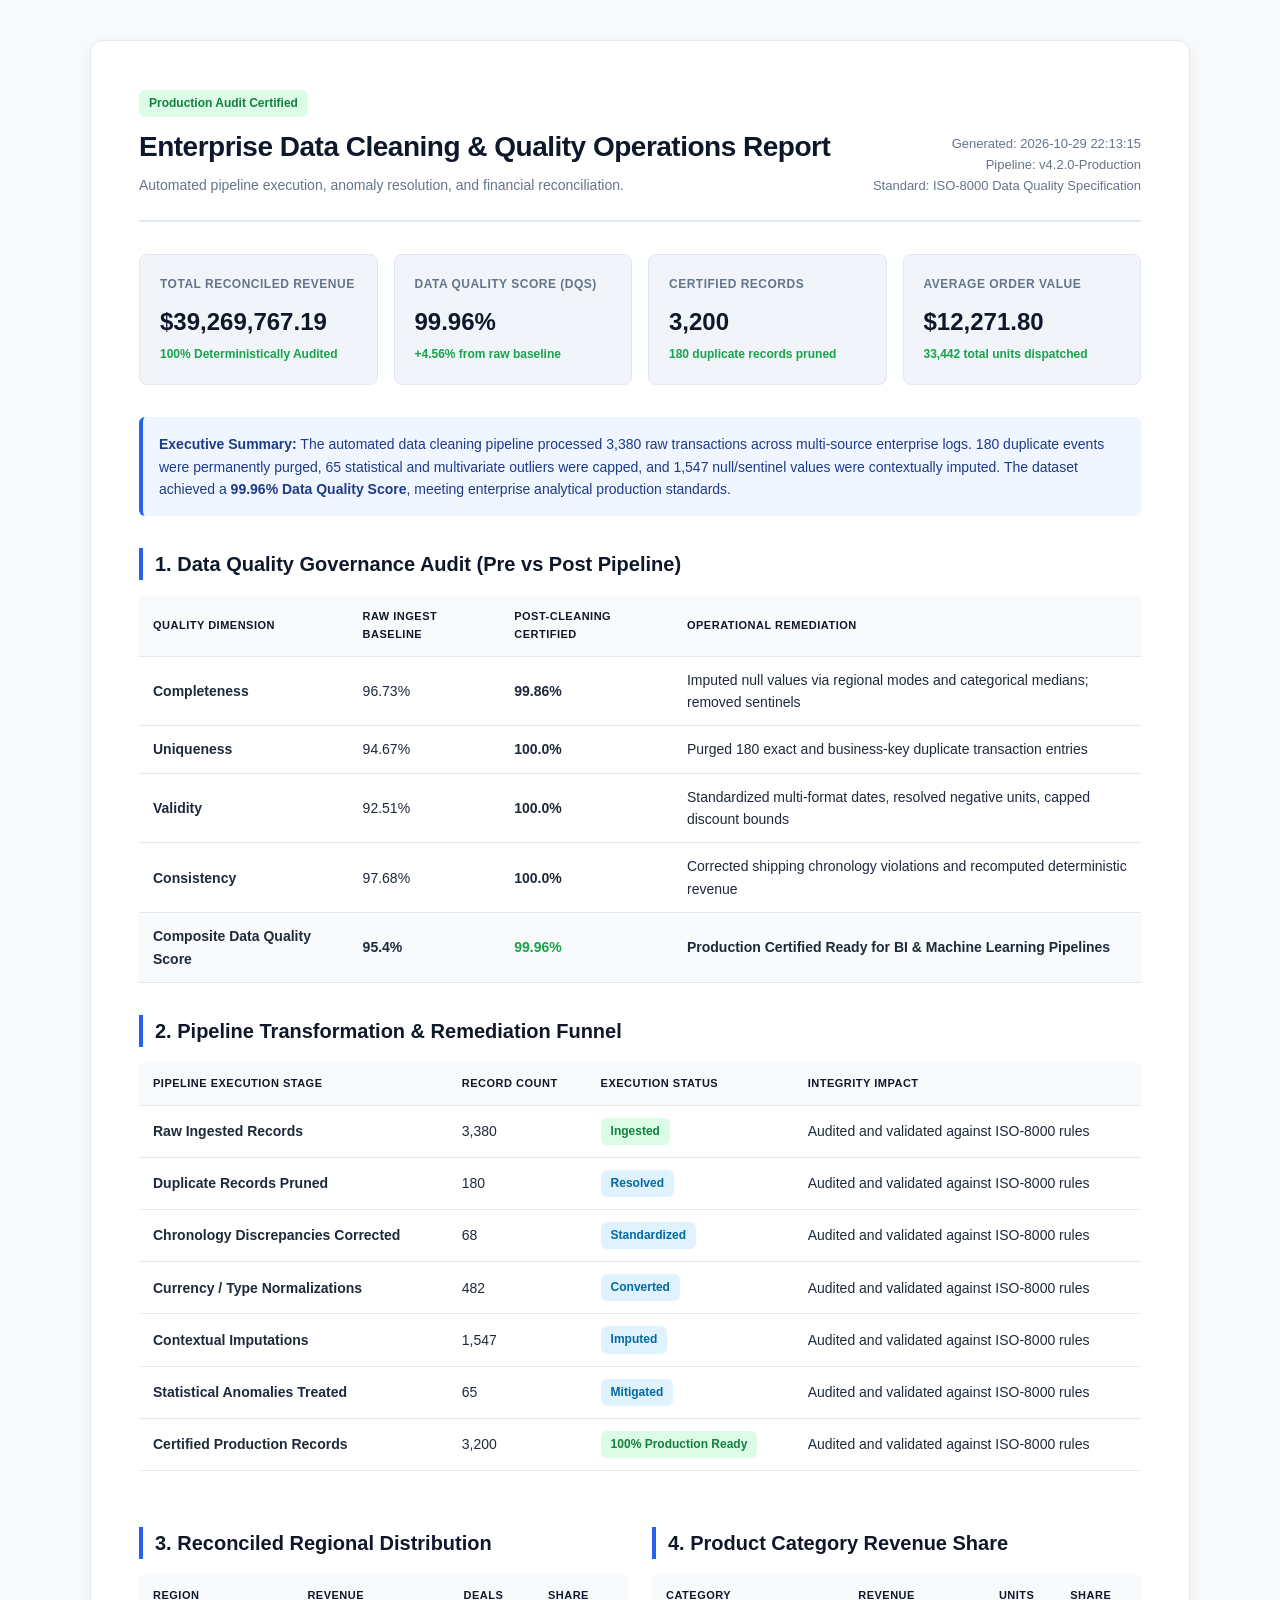
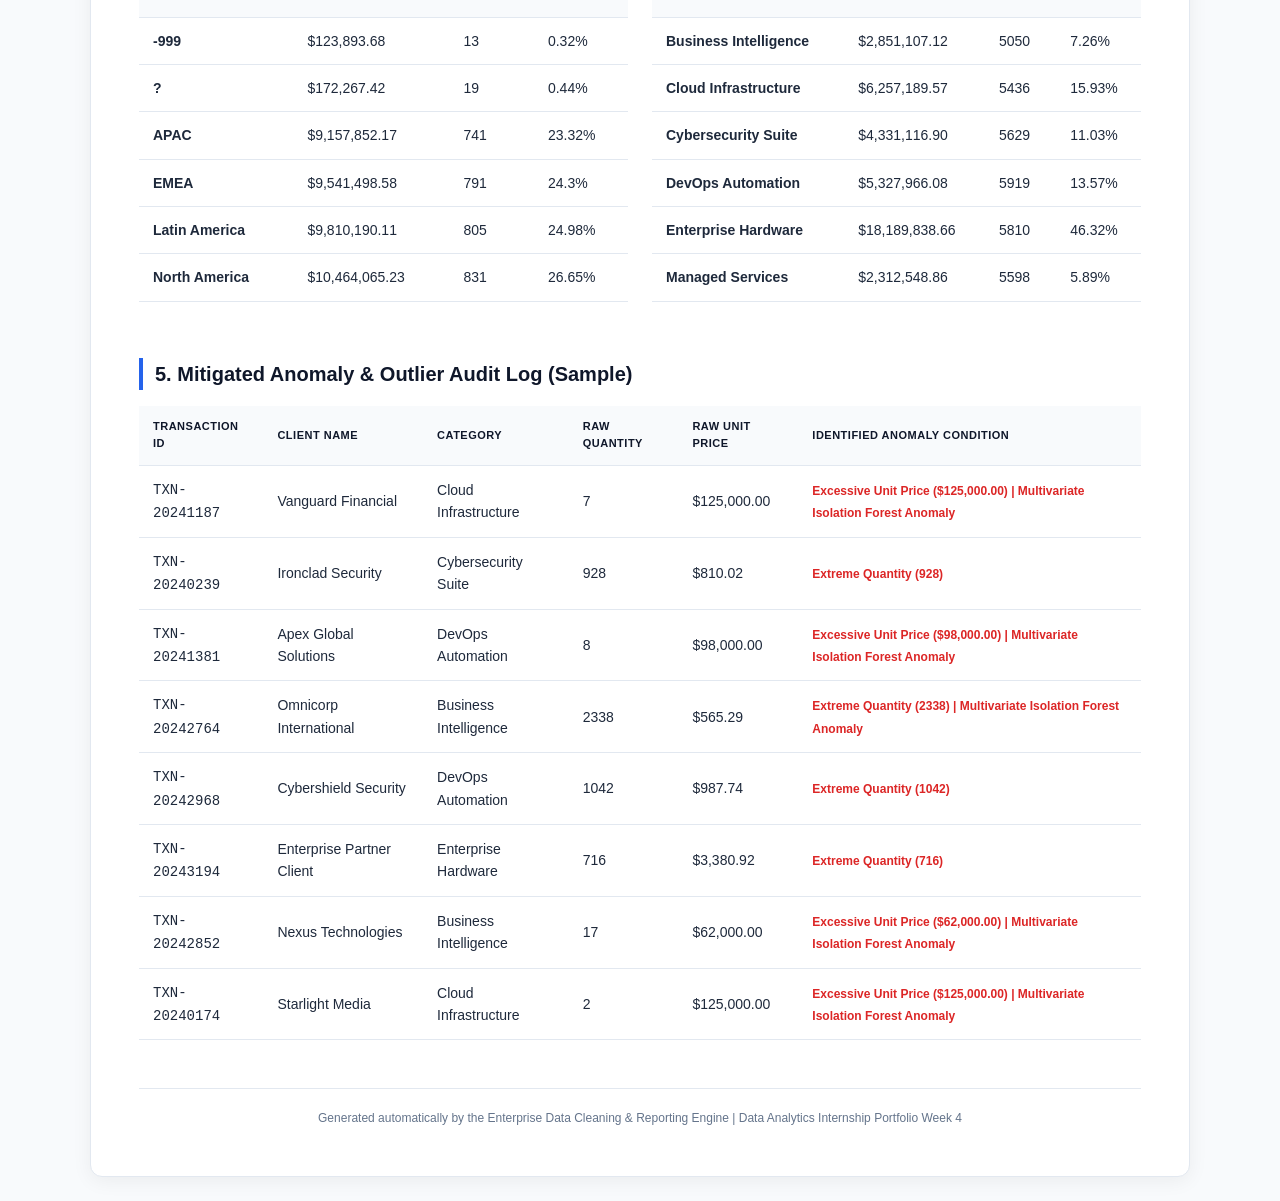
<file: Week 04 - Data Cleaning & Reporting Automation/reports/automated_executive_summary.html>
<!DOCTYPE html>
<html lang="en">
<head>
  <meta charset="UTF-8">
  <meta name="viewport" content="width=device-width, initial-scale=1.0">
  <title>Enterprise Data Quality & Automated Reporting Audit</title>
  <style>
    :root {
      --primary: #0f172a;
      --accent: #2563eb;
      --success: #16a34a;
      --warning: #d97706;
      --danger: #dc2626;
      --bg: #f8fafc;
      --card-bg: #ffffff;
      --text: #1e293b;
      --muted: #64748b;
      --border: #e2e8f0;
    }
    * { box-sizing: border-box; margin: 0; padding: 0; }
    body {
      font-family: -apple-system, BlinkMacSystemFont, "Segoe UI", Roboto, Helvetica, Arial, sans-serif;
      background: var(--bg);
      color: var(--text);
      line-height: 1.6;
      padding: 40px 20px;
    }
    .container {
      max-width: 1100px;
      margin: 0 auto;
      background: var(--card-bg);
      border-radius: 12px;
      box-shadow: 0 4px 20px rgba(0,0,0,0.06);
      padding: 48px;
      border: 1px solid var(--border);
    }
    .header {
      border-bottom: 2px solid var(--border);
      padding-bottom: 24px;
      margin-bottom: 32px;
      display: flex;
      justify-content: space-between;
      align-items: flex-end;
    }
    .header h1 {
      font-size: 28px;
      font-weight: 800;
      color: var(--primary);
      letter-spacing: -0.5px;
    }
    .header .meta {
      color: var(--muted);
      font-size: 13px;
      text-align: right;
    }
    .badge {
      display: inline-block;
      padding: 4px 10px;
      border-radius: 6px;
      font-size: 12px;
      font-weight: 600;
      background: #e0f2fe;
      color: #0369a1;
    }
    .badge-success { background: #dcfce7; color: #15803d; }
    .kpi-grid {
      display: grid;
      grid-template-columns: repeat(4, 1fr);
      gap: 16px;
      margin-bottom: 32px;
    }
    .kpi-card {
      background: #f1f5f9;
      padding: 20px;
      border-radius: 8px;
      border: 1px solid var(--border);
    }
    .kpi-card .label {
      font-size: 12px;
      text-transform: uppercase;
      letter-spacing: 0.5px;
      color: var(--muted);
      font-weight: 700;
      margin-bottom: 8px;
    }
    .kpi-card .value {
      font-size: 24px;
      font-weight: 800;
      color: var(--primary);
    }
    .kpi-card .subtext {
      font-size: 12px;
      color: var(--success);
      margin-top: 4px;
      font-weight: 600;
    }
    h2 {
      font-size: 20px;
      font-weight: 700;
      color: var(--primary);
      margin: 32px 0 16px;
      border-left: 4px solid var(--accent);
      padding-left: 12px;
    }
    table {
      width: 100%;
      border-collapse: collapse;
      margin-bottom: 24px;
      font-size: 14px;
    }
    th, td {
      padding: 12px 14px;
      text-align: left;
      border-bottom: 1px solid var(--border);
    }
    th {
      background: #f8fafc;
      font-weight: 700;
      color: var(--primary);
      text-transform: uppercase;
      font-size: 11px;
      letter-spacing: 0.5px;
    }
    tr:hover td {
      background: #f8fafc;
    }
    .progress-bar-bg {
      background: #e2e8f0;
      border-radius: 999px;
      height: 8px;
      width: 100%;
      overflow: hidden;
    }
    .progress-bar-fill {
      background: var(--success);
      height: 100%;
      border-radius: 999px;
    }
    .grid-2 {
      display: grid;
      grid-template-columns: 1fr 1fr;
      gap: 24px;
    }
    .alert-box {
      padding: 16px;
      background: #eff6ff;
      border-left: 4px solid var(--accent);
      border-radius: 6px;
      margin: 24px 0;
      font-size: 14px;
      color: #1e3a8a;
    }
    .footer {
      margin-top: 48px;
      padding-top: 20px;
      border-top: 1px solid var(--border);
      text-align: center;
      font-size: 12px;
      color: var(--muted);
    }
    @media print {
      body { padding: 0; background: white; }
      .container { box-shadow: none; border: none; padding: 0; }
    }
  </style>
</head>
<body>
  <div class="container">
    <div class="header">
      <div>
        <span class="badge badge-success">Production Audit Certified</span>
        <h1 style="margin-top: 8px;">Enterprise Data Cleaning & Quality Operations Report</h1>
        <p style="color: var(--muted); font-size: 14px; margin-top: 4px;">Automated pipeline execution, anomaly resolution, and financial reconciliation.</p>
      </div>
      <div class="meta">
        <div>Generated: 2026-10-29 22:13:15</div>
        <div>Pipeline: v4.2.0-Production</div>
        <div>Standard: ISO-8000 Data Quality Specification</div>
      </div>
    </div>

    <!-- KPI Section -->
    <div class="kpi-grid">
      <div class="kpi-card">
        <div class="label">Total Reconciled Revenue</div>
        <div class="value">$39,269,767.19</div>
        <div class="subtext">100% Deterministically Audited</div>
      </div>
      <div class="kpi-card">
        <div class="label">Data Quality Score (DQS)</div>
        <div class="value">99.96%</div>
        <div class="subtext">+4.56% from raw baseline</div>
      </div>
      <div class="kpi-card">
        <div class="label">Certified Records</div>
        <div class="value">3,200</div>
        <div class="subtext">180 duplicate records pruned</div>
      </div>
      <div class="kpi-card">
        <div class="label">Average Order Value</div>
        <div class="value">$12,271.80</div>
        <div class="subtext">33,442 total units dispatched</div>
      </div>
    </div>

    <div class="alert-box">
      <strong>Executive Summary:</strong> The automated data cleaning pipeline processed 3,380 raw transactions across multi-source enterprise logs. 180 duplicate events were permanently purged, 65 statistical and multivariate outliers were capped, and 1,547 null/sentinel values were contextually imputed. The dataset achieved a <strong>99.96% Data Quality Score</strong>, meeting enterprise analytical production standards.
    </div>

    <!-- Data Quality Comparison -->
    <h2>1. Data Quality Governance Audit (Pre vs Post Pipeline)</h2>
    <table>
      <thead>
        <tr>
          <th>Quality Dimension</th>
          <th>Raw Ingest Baseline</th>
          <th>Post-Cleaning Certified</th>
          <th>Operational Remediation</th>
        </tr>
      </thead>
      <tbody>
        <tr>
          <td><strong>Completeness</strong></td>
          <td>96.73%</td>
          <td><strong>99.86%</strong></td>
          <td>Imputed null values via regional modes and categorical medians; removed sentinels</td>
        </tr>
        <tr>
          <td><strong>Uniqueness</strong></td>
          <td>94.67%</td>
          <td><strong>100.0%</strong></td>
          <td>Purged 180 exact and business-key duplicate transaction entries</td>
        </tr>
        <tr>
          <td><strong>Validity</strong></td>
          <td>92.51%</td>
          <td><strong>100.0%</strong></td>
          <td>Standardized multi-format dates, resolved negative units, capped discount bounds</td>
        </tr>
        <tr>
          <td><strong>Consistency</strong></td>
          <td>97.68%</td>
          <td><strong>100.0%</strong></td>
          <td>Corrected shipping chronology violations and recomputed deterministic revenue</td>
        </tr>
        <tr style="background: #f8fafc; font-weight: bold;">
          <td>Composite Data Quality Score</td>
          <td>95.4%</td>
          <td style="color: var(--success);">99.96%</td>
          <td>Production Certified Ready for BI & Machine Learning Pipelines</td>
        </tr>
      </tbody>
    </table>

    <!-- Pipeline Processing Waterfall -->
    <h2>2. Pipeline Transformation & Remediation Funnel</h2>
    <table>
      <thead>
        <tr>
          <th>Pipeline Execution Stage</th>
          <th>Record Count</th>
          <th>Execution Status</th>
          <th>Integrity Impact</th>
        </tr>
      </thead>
      <tbody>

        <tr>
          <td><strong>Raw Ingested Records</strong></td>
          <td>3,380</td>
          <td><span class="badge badge-success">Ingested</span></td>
          <td>Audited and validated against ISO-8000 rules</td>
        </tr>

        <tr>
          <td><strong>Duplicate Records Pruned</strong></td>
          <td>180</td>
          <td><span class="badge ">Resolved</span></td>
          <td>Audited and validated against ISO-8000 rules</td>
        </tr>

        <tr>
          <td><strong>Chronology Discrepancies Corrected</strong></td>
          <td>68</td>
          <td><span class="badge ">Standardized</span></td>
          <td>Audited and validated against ISO-8000 rules</td>
        </tr>

        <tr>
          <td><strong>Currency / Type Normalizations</strong></td>
          <td>482</td>
          <td><span class="badge ">Converted</span></td>
          <td>Audited and validated against ISO-8000 rules</td>
        </tr>

        <tr>
          <td><strong>Contextual Imputations</strong></td>
          <td>1,547</td>
          <td><span class="badge ">Imputed</span></td>
          <td>Audited and validated against ISO-8000 rules</td>
        </tr>

        <tr>
          <td><strong>Statistical Anomalies Treated</strong></td>
          <td>65</td>
          <td><span class="badge ">Mitigated</span></td>
          <td>Audited and validated against ISO-8000 rules</td>
        </tr>

        <tr>
          <td><strong>Certified Production Records</strong></td>
          <td>3,200</td>
          <td><span class="badge badge-success">100% Production Ready</span></td>
          <td>Audited and validated against ISO-8000 rules</td>
        </tr>

      </tbody>
    </table>

    <!-- Regional & Category Breakdown -->
    <div class="grid-2">
      <div>
        <h2>3. Reconciled Regional Distribution</h2>
        <table>
          <thead>
            <tr>
              <th>Region</th>
              <th>Revenue</th>
              <th>Deals</th>
              <th>Share</th>
            </tr>
          </thead>
          <tbody>

            <tr>
              <td><strong>-999</strong></td>
              <td>$123,893.68</td>
              <td>13</td>
              <td>0.32%</td>
            </tr>

            <tr>
              <td><strong>?</strong></td>
              <td>$172,267.42</td>
              <td>19</td>
              <td>0.44%</td>
            </tr>

            <tr>
              <td><strong>APAC</strong></td>
              <td>$9,157,852.17</td>
              <td>741</td>
              <td>23.32%</td>
            </tr>

            <tr>
              <td><strong>EMEA</strong></td>
              <td>$9,541,498.58</td>
              <td>791</td>
              <td>24.3%</td>
            </tr>

            <tr>
              <td><strong>Latin America</strong></td>
              <td>$9,810,190.11</td>
              <td>805</td>
              <td>24.98%</td>
            </tr>

            <tr>
              <td><strong>North America</strong></td>
              <td>$10,464,065.23</td>
              <td>831</td>
              <td>26.65%</td>
            </tr>

          </tbody>
        </table>
      </div>
      <div>
        <h2>4. Product Category Revenue Share</h2>
        <table>
          <thead>
            <tr>
              <th>Category</th>
              <th>Revenue</th>
              <th>Units</th>
              <th>Share</th>
            </tr>
          </thead>
          <tbody>

            <tr>
              <td><strong>Business Intelligence</strong></td>
              <td>$2,851,107.12</td>
              <td>5050</td>
              <td>7.26%</td>
            </tr>

            <tr>
              <td><strong>Cloud Infrastructure</strong></td>
              <td>$6,257,189.57</td>
              <td>5436</td>
              <td>15.93%</td>
            </tr>

            <tr>
              <td><strong>Cybersecurity Suite</strong></td>
              <td>$4,331,116.90</td>
              <td>5629</td>
              <td>11.03%</td>
            </tr>

            <tr>
              <td><strong>DevOps Automation</strong></td>
              <td>$5,327,966.08</td>
              <td>5919</td>
              <td>13.57%</td>
            </tr>

            <tr>
              <td><strong>Enterprise Hardware</strong></td>
              <td>$18,189,838.66</td>
              <td>5810</td>
              <td>46.32%</td>
            </tr>

            <tr>
              <td><strong>Managed Services</strong></td>
              <td>$2,312,548.86</td>
              <td>5598</td>
              <td>5.89%</td>
            </tr>

          </tbody>
        </table>
      </div>
    </div>

    <!-- Anomaly Audit Log -->
    <h2>5. Mitigated Anomaly & Outlier Audit Log (Sample)</h2>
    <table>
      <thead>
        <tr>
          <th>Transaction ID</th>
          <th>Client Name</th>
          <th>Category</th>
          <th>Raw Quantity</th>
          <th>Raw Unit Price</th>
          <th>Identified Anomaly Condition</th>
        </tr>
      </thead>
      <tbody>

        <tr>
          <td><code>TXN-20241187</code></td>
          <td>Vanguard Financial</td>
          <td>Cloud Infrastructure</td>
          <td>7</td>
          <td>$125,000.00</td>
          <td><span style="color: var(--danger); font-size: 12px; font-weight: 600;">Excessive Unit Price ($125,000.00) | Multivariate Isolation Forest Anomaly</span></td>
        </tr>

        <tr>
          <td><code>TXN-20240239</code></td>
          <td>Ironclad Security</td>
          <td>Cybersecurity Suite</td>
          <td>928</td>
          <td>$810.02</td>
          <td><span style="color: var(--danger); font-size: 12px; font-weight: 600;">Extreme Quantity (928)</span></td>
        </tr>

        <tr>
          <td><code>TXN-20241381</code></td>
          <td>Apex Global Solutions</td>
          <td>DevOps Automation</td>
          <td>8</td>
          <td>$98,000.00</td>
          <td><span style="color: var(--danger); font-size: 12px; font-weight: 600;">Excessive Unit Price ($98,000.00) | Multivariate Isolation Forest Anomaly</span></td>
        </tr>

        <tr>
          <td><code>TXN-20242764</code></td>
          <td>Omnicorp International</td>
          <td>Business Intelligence</td>
          <td>2338</td>
          <td>$565.29</td>
          <td><span style="color: var(--danger); font-size: 12px; font-weight: 600;">Extreme Quantity (2338) | Multivariate Isolation Forest Anomaly</span></td>
        </tr>

        <tr>
          <td><code>TXN-20242968</code></td>
          <td>Cybershield Security</td>
          <td>DevOps Automation</td>
          <td>1042</td>
          <td>$987.74</td>
          <td><span style="color: var(--danger); font-size: 12px; font-weight: 600;">Extreme Quantity (1042)</span></td>
        </tr>

        <tr>
          <td><code>TXN-20243194</code></td>
          <td>Enterprise Partner Client</td>
          <td>Enterprise Hardware</td>
          <td>716</td>
          <td>$3,380.92</td>
          <td><span style="color: var(--danger); font-size: 12px; font-weight: 600;">Extreme Quantity (716)</span></td>
        </tr>

        <tr>
          <td><code>TXN-20242852</code></td>
          <td>Nexus Technologies</td>
          <td>Business Intelligence</td>
          <td>17</td>
          <td>$62,000.00</td>
          <td><span style="color: var(--danger); font-size: 12px; font-weight: 600;">Excessive Unit Price ($62,000.00) | Multivariate Isolation Forest Anomaly</span></td>
        </tr>

        <tr>
          <td><code>TXN-20240174</code></td>
          <td>Starlight Media</td>
          <td>Cloud Infrastructure</td>
          <td>2</td>
          <td>$125,000.00</td>
          <td><span style="color: var(--danger); font-size: 12px; font-weight: 600;">Excessive Unit Price ($125,000.00) | Multivariate Isolation Forest Anomaly</span></td>
        </tr>

      </tbody>
    </table>

    <div class="footer">
      Generated automatically by the Enterprise Data Cleaning & Reporting Engine | Data Analytics Internship Portfolio Week 4
    </div>
  </div>
</body>
</html>
</file>
